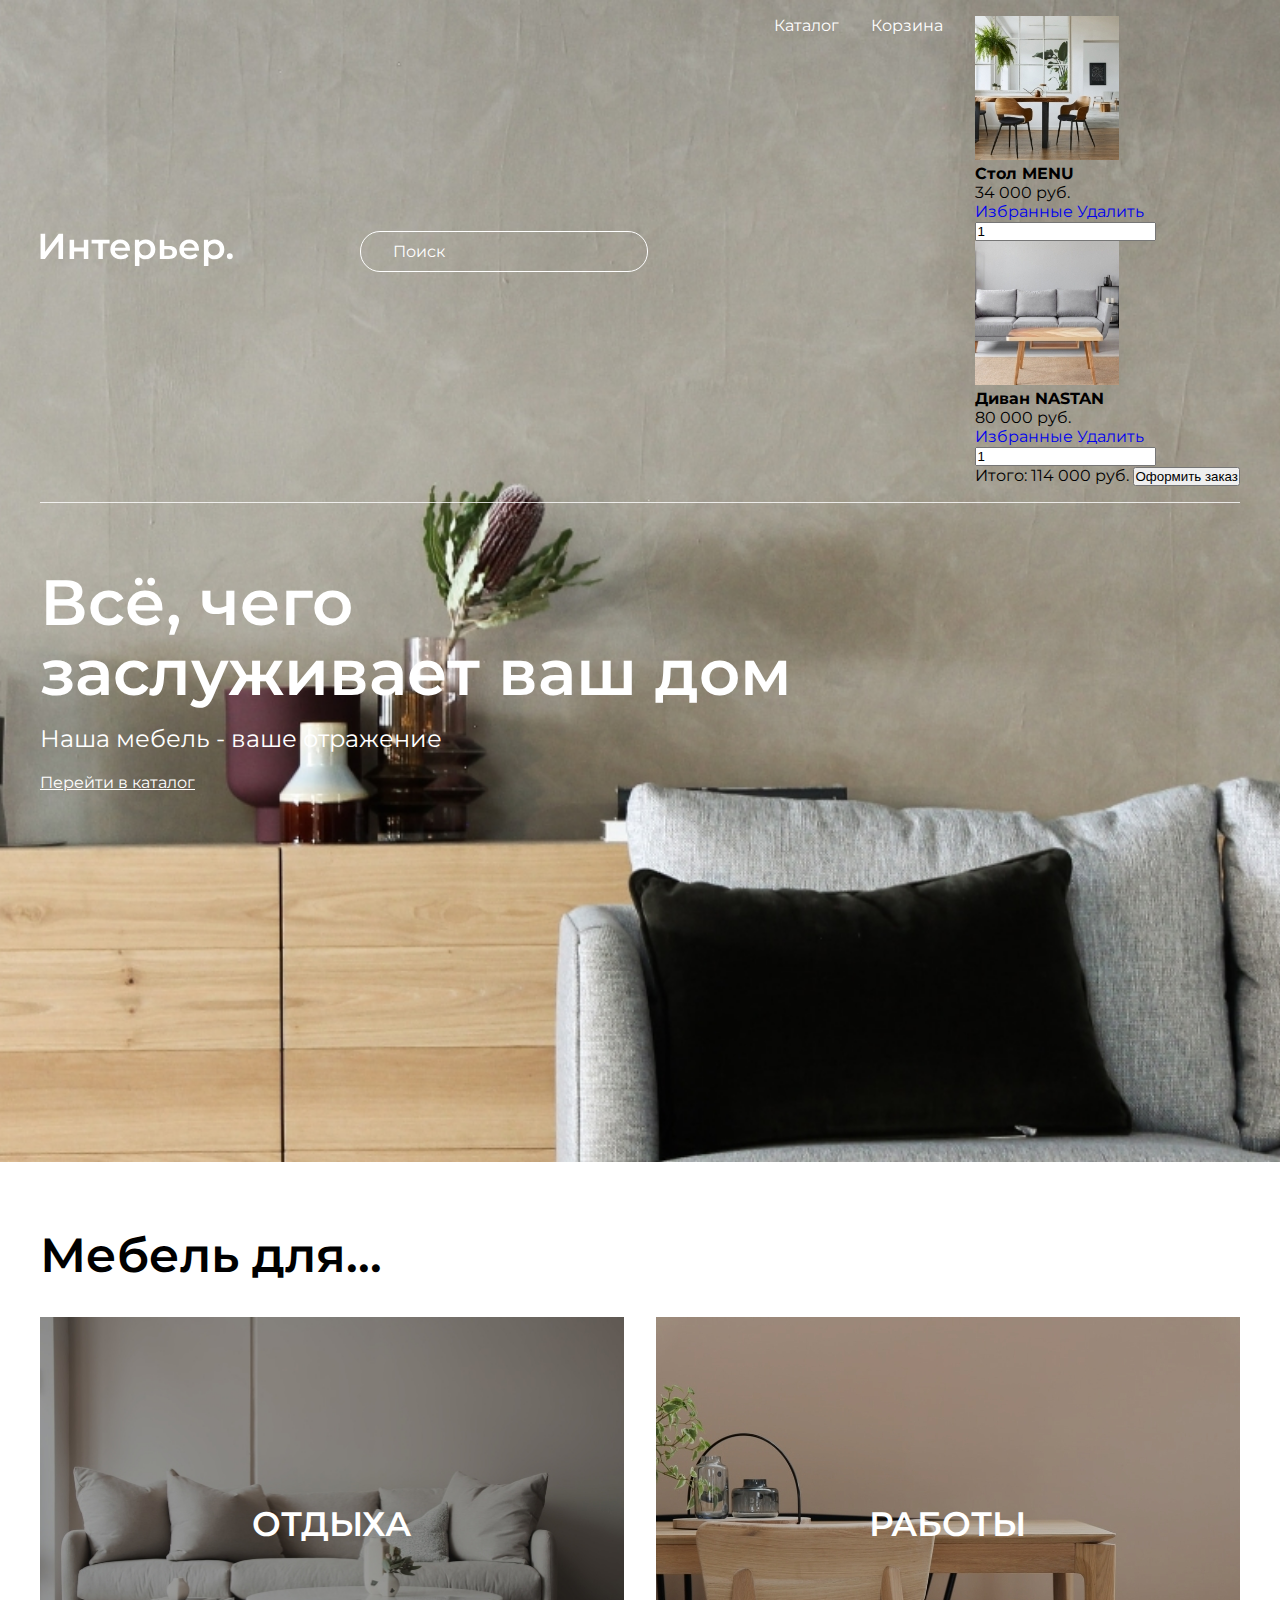
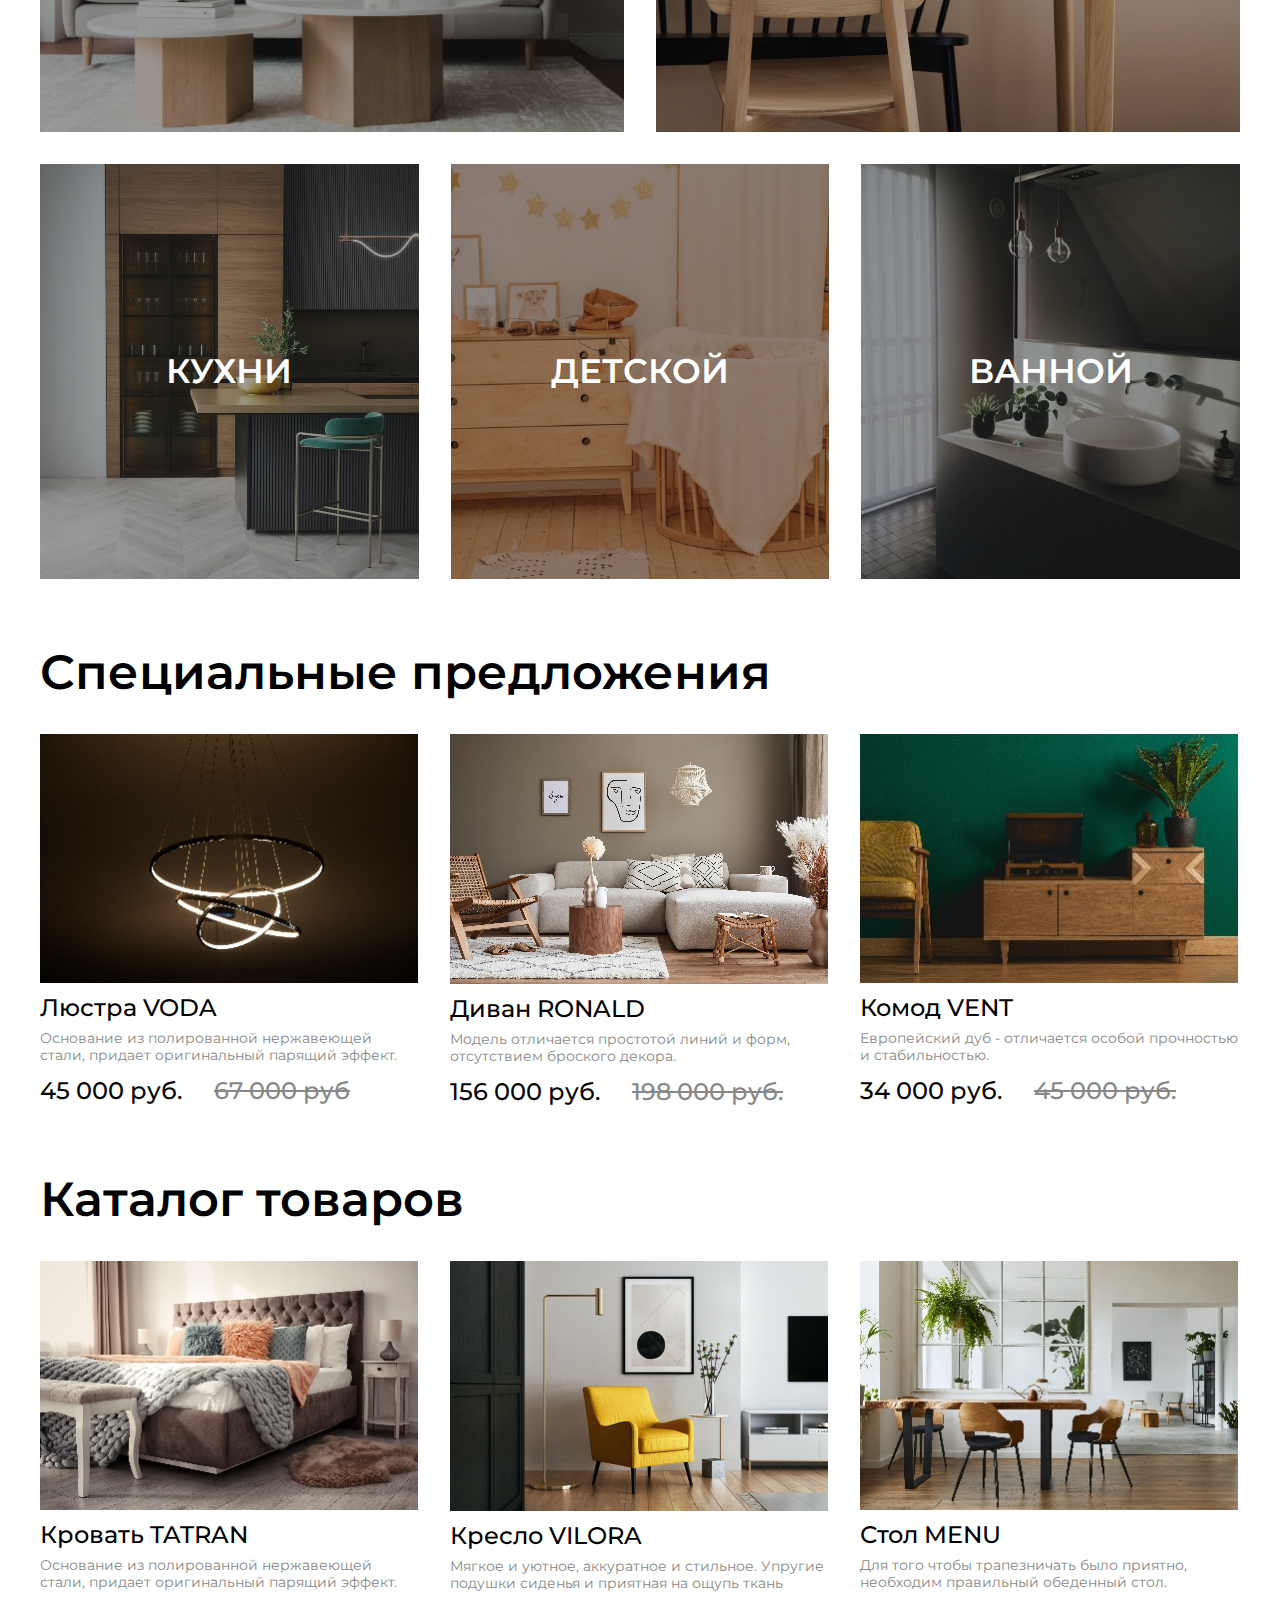
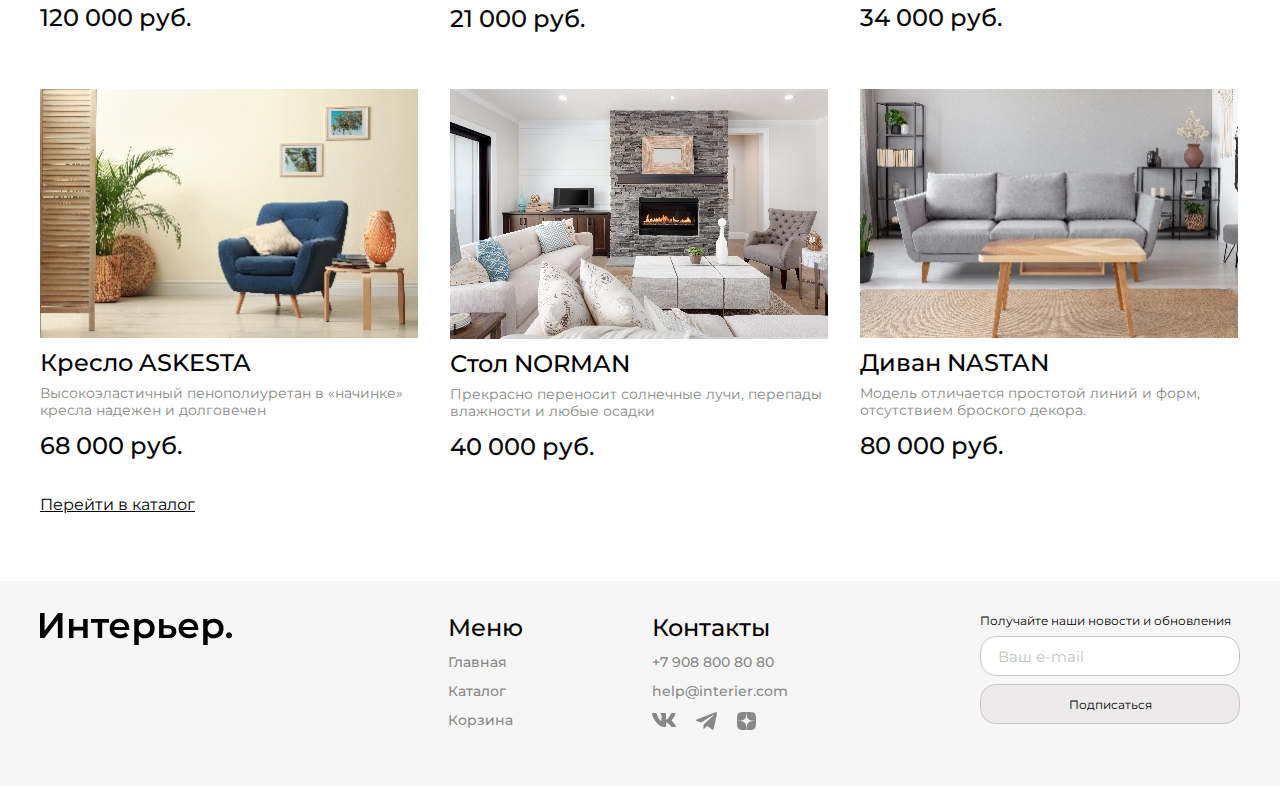
<file: index.html>
<!DOCTYPE html>
<html lang="en">

<head>
    <meta charset="UTF-8">
    <meta name="viewport" content="width=device-width, initial-scale=1.0">
    <title>Document</title>
    <link rel="preconnect" href="https://fonts.googleapis.com">
    <link rel="preconnect" href="https://fonts.gstatic.com" crossorigin>
    <link href="https://fonts.googleapis.com/css2?family=Montserrat:wght@400;500;600;700&family=Poppins:wght@600&display=swap" rel="stylesheet">
    <link rel="stylesheet" href="styles.css">
</head>

<body>
    <div class="top center">
        <header class="header">
            <a class="header__logo" href="index.html"><img class="header__logo-img" src="images/header__logo.svg" alt="Логотип"></a>
            <input class="header__input" type="text" placeholder="Поиск">
            <nav class="header__menu">
                <a class="header__menu-link" href="catalog.html">Каталог</a>
                <span class="header__menu-link">Корзина</span>
                <div class="cart-modal">
                    <div class="cart-modal__content">
                        <div class="cart-modal__item">
                            <div class="cart-modal__item-content">
                                <img class="cart-modal__item-img" src="./images/cart-modal1.jpeg" alt="Стол MENU">
                                <div class="cart-modal__item-info">
                                    <h4 class="cart-modal__item-title">Стол MENU</h4>
                                    <p class="cart-modal__item-price">34 000 руб.</p>
                                    <div class="cart-modal__link-box">
                                        <a class="cart-modal__link" href="#">Избранные</a>
                                        <a class="cart-modal__link" href="#">Удалить</a>
                                    </div>
                                </div>
                            </div>
                            <input class="cart-modal__volume" type="number" value="1" min="1">
                        </div>
                        <div class="cart-modal__border"></div>
                        <div class="cart-modal__item cart-modal__item">
                            <div class="cart-modal__item-content">
                                <img class="cart-modal__item-img" src="./images/cart-modal2.jpeg" alt="Стол MENU">
                                <div class="cart-modal__item-info">
                                    <h4 class="cart-modal__item-title">Диван NASTAN</h4>
                                    <p class="cart-modal__item-price">80 000 руб.</p>
                                    <div class="cart-modal__link-box">
                                        <a class="cart-modal__link" href="#">Избранные</a>
                                        <a class="cart-modal__link" href="#">Удалить</a>
                                    </div>
                                </div>
                            </div>
                            <input class="cart-modal__volume" type="number" value="1" min="1">
                        </div>
                        <div class="cart-modal__order">
                            <span class="cart-modal__amount">Итого:  114 000 руб.</span>
                            <button class="cart-modal__button">Оформить заказ</button>
                        </div>
                    </div>
                </div>
            </nav>
            <div class="menu-mobile">
                <a class="menu-mobile__link" href="#"><img src="images/search.svg" alt="Поиск"></a>
                <a class="menu-mobile__link" href="catalog.html"><img src="images/catalog.svg" alt="Каталог"></a>
                <a class="menu-mobile__link" href="cart.html"><img src="images/cart.svg" alt="Корзина"></a>
            </div>
        </header>
        <section class="content">
            <h1 class="content__title">Всё, чего<br>
                заслуживает ваш дом</h1>
            <p class="content__text">Наша мебель - ваше отражение</p>
            <a class="content__link" href="catalog.html">Перейти в каталог</a>
        </section>
    </div>
    <section class="for-box center">
        <h2 class="heading">Мебель для...</h2>
        <div class="for">
            <div class="for__item for__item_1 for__item_big">ОТДЫХА</div>
            <div class="for__item for__item_2 for__item_big">РАБОТЫ</div>
            <div class="for__item for__item_3">КУХНИ</div>
            <div class="for__item for__item_4">ДЕТСКОЙ</div>
            <div class="for__item for__item_5">ВАННОЙ</div>
        </div>
    </section>
    <section class="product-box center">
        <h2 class="heading">Специальные предложения</h2>
        <div class="product-content">
            <article class="product">
                <img class="product__img" src="images/voda.jpeg" alt="VODA">
                <h3 class="product__name"><a class="product__name-link" href="#">Люстра VODA</a></h3>
                <p class="product__desc">Основание из полированной нержавеющей стали, придает оригинальный парящий
                    эффект.</p>
                <div class="product__price-box">
                    <span class="product__price">45 000 руб.</span>
                    <span class="product__price product__price_sale">67 000 руб</span>
                </div>
            </article>
            <article class="product">
                <img class="product__img" src="images/ronald.jpeg" alt="RONALD">
                <h3 class="product__name"><a class="product__name-link" href="#">Диван RONALD</a></h3>
                <p class="product__desc">Модель отличается простотой линий и форм, отсутствием броского декора.</p>
                <div class="product__price-box">
                    <span class="product__price">156 000 руб.</span>
                    <span class="product__price product__price_sale">198 000 руб.</span>
                </div>
            </article>
            <article class="product">
                <img class="product__img" src="images/vent.jpeg" alt="VENT">
                <h3 class="product__name"><a class="product__name-link" href="#">Комод VENT</a></h3>
                <p class="product__desc">Европейский дуб - отличается особой прочностью и стабильностью.</p>
                <div class="product__price-box">
                    <span class="product__price">34 000 руб.</span>
                    <span class="product__price product__price_sale">45 000 руб.</span>
                </div>
            </article>
        </div>
    </section>
    <section class="product-box center">
        <h2 class="heading">Каталог товаров</h2>
        <div class="product-content">
            <article class="product">
                <img class="product__img" src="images/tatran.jpeg" alt="TATRAN">
                <h3 class="product__name"><a class="product__name-link" href="#">Кровать TATRAN</a></h3>
                <p class="product__desc">Основание из полированной нержавеющей стали, придает оригинальный
                    парящий эффект.</p>
                <div class="product__price-box">
                    <span class="product__price">120 000 руб.</span>
                </div>
            </article>
            <article class="product">
                <img class="product__img" src="images/product1.jpg" alt="VILORA">
                <h3 class="product__name"><a class="product__name-link" href="#">Кресло VILORA</a></h3>
                <p class="product__desc">Мягкое и уютное, аккуратное и стильное. Упругие подушки сиденья и приятная на
                    ощупь ткань</p>
                <div class="product__price-box">
                    <span class="product__price">21 000 руб.</span>
                </div>
            </article>
            <article class="product">
                <img class="product__img" src="images/menu.jpeg" alt="MENU">
                <h3 class="product__name"><a class="product__name-link" href="#">Стол MENU</a></h3>
                <p class="product__desc">Для того чтобы трапезничать было приятно, необходим правильный обеденный стол.
                </p>
                <div class="product__price-box">
                    <span class="product__price">34 000 руб.</span>
                </div>
            </article>
            <article class="product">
                <img class="product__img" src="images/askesta.jpeg" alt="ASKESTA">
                <h3 class="product__name"><a class="product__name-link" href="#">Кресло ASKESTA</a></h3>
                <p class="product__desc">Высокоэластичный пенополиуретан в «начинке» кресла надежен и долговечен</p>
                <div class="product__price-box">
                    <span class="product__price">68 000 руб.</span>
                </div>
            </article>
            <article class="product">
                <img class="product__img" src="images/norman.jpeg" alt="NORMAN">
                <h3 class="product__name"><a class="product__name-link" href="#">Стол NORMAN</a></h3>
                <p class="product__desc">Прекрасно переносит солнечные лучи, перепады влажности и любые осадки</p>
                <div class="product__price-box">
                    <span class="product__price">40 000 руб.</span>
                </div>
            </article>
            <article class="product">
                <img class="product__img" src="images/nastan.jpeg" alt="NASTAN">
                <h3 class="product__name"><a class="product__name-link" href="#">Диван NASTAN</a></h3>
                <p class="product__desc">Модель отличается простотой линий и форм, отсутствием броского декора.</p>
                <div class="product__price-box">
                    <span class="product__price">80 000 руб.</span>
                </div>
            </article>
        </div>
    </section>
    <div class="link-box center">
        <a class="link-box__link" href="catalog.html">Перейти в каталог</a>
    </div>
    <footer class="footer center">
        <div class="footer__logo">
            <a href="index.html"><img src="images/footer__logo.svg" alt="Логотип"></a>
        </div>
        <div class="footer__content">
            <div class="footer__info">
                <nav class="footer__item">
                    <h4 class="footer__menu">Меню</h4>
                    <a class="footer__link" href="index.html">Главная</a>
                    <a class="footer__link" href="catalog.html">Каталог</a>
                    <a class="footer__link" href="cart.html">Корзина</a>
                </nav>
                <div class="footer__item">
                    <h4 class="footer__menu">Контакты</h4>
                    <a class="footer__link" href="tel:+79088008080">+7 908 800 80 80</a>
                    <a class="footer__link" href="mailto:help@interier.com">help@interier.com</a>
                    <div class="footer__icons">
                        <a href="images/vk.svg"><img class="footer__icons-img" src="images/vk.svg" alt="VK"></a>
                        <a href="images/telegram.svg"><img class="footer__icons-img" src="images/telegram.svg" alt="TG"></a>
                        <a href="images/dzen.svg"><img class="footer__icons-img" src="images/dzen.svg" alt="DZ"></a>
                    </div>
                </div>
            </div>
            <form class="footer__form">
                <p class="footer__news">Получайте наши новости и обновления</p>
                <input class="footer__input" type="email" placeholder="Ваш e-mail">
                <button class="footer__button">Подписаться</button>
            </form>
        </div>
    </footer>
    <script>
        const linkEl = document.querySelectorAll('.header__menu-link');
        const modalEl = document.querySelector('.cart-modal');

        linkEl[1].addEventListener('click', () => {
            modalEl.classList.toggle('cart-modal_show');
        });

        const buttonEl = document.querySelector('.cart-modal__button');

        buttonEl.addEventListener('click', () => {
            window.location.href = 'cart.html';
        });
    </script>
</body>

</html>
</file>
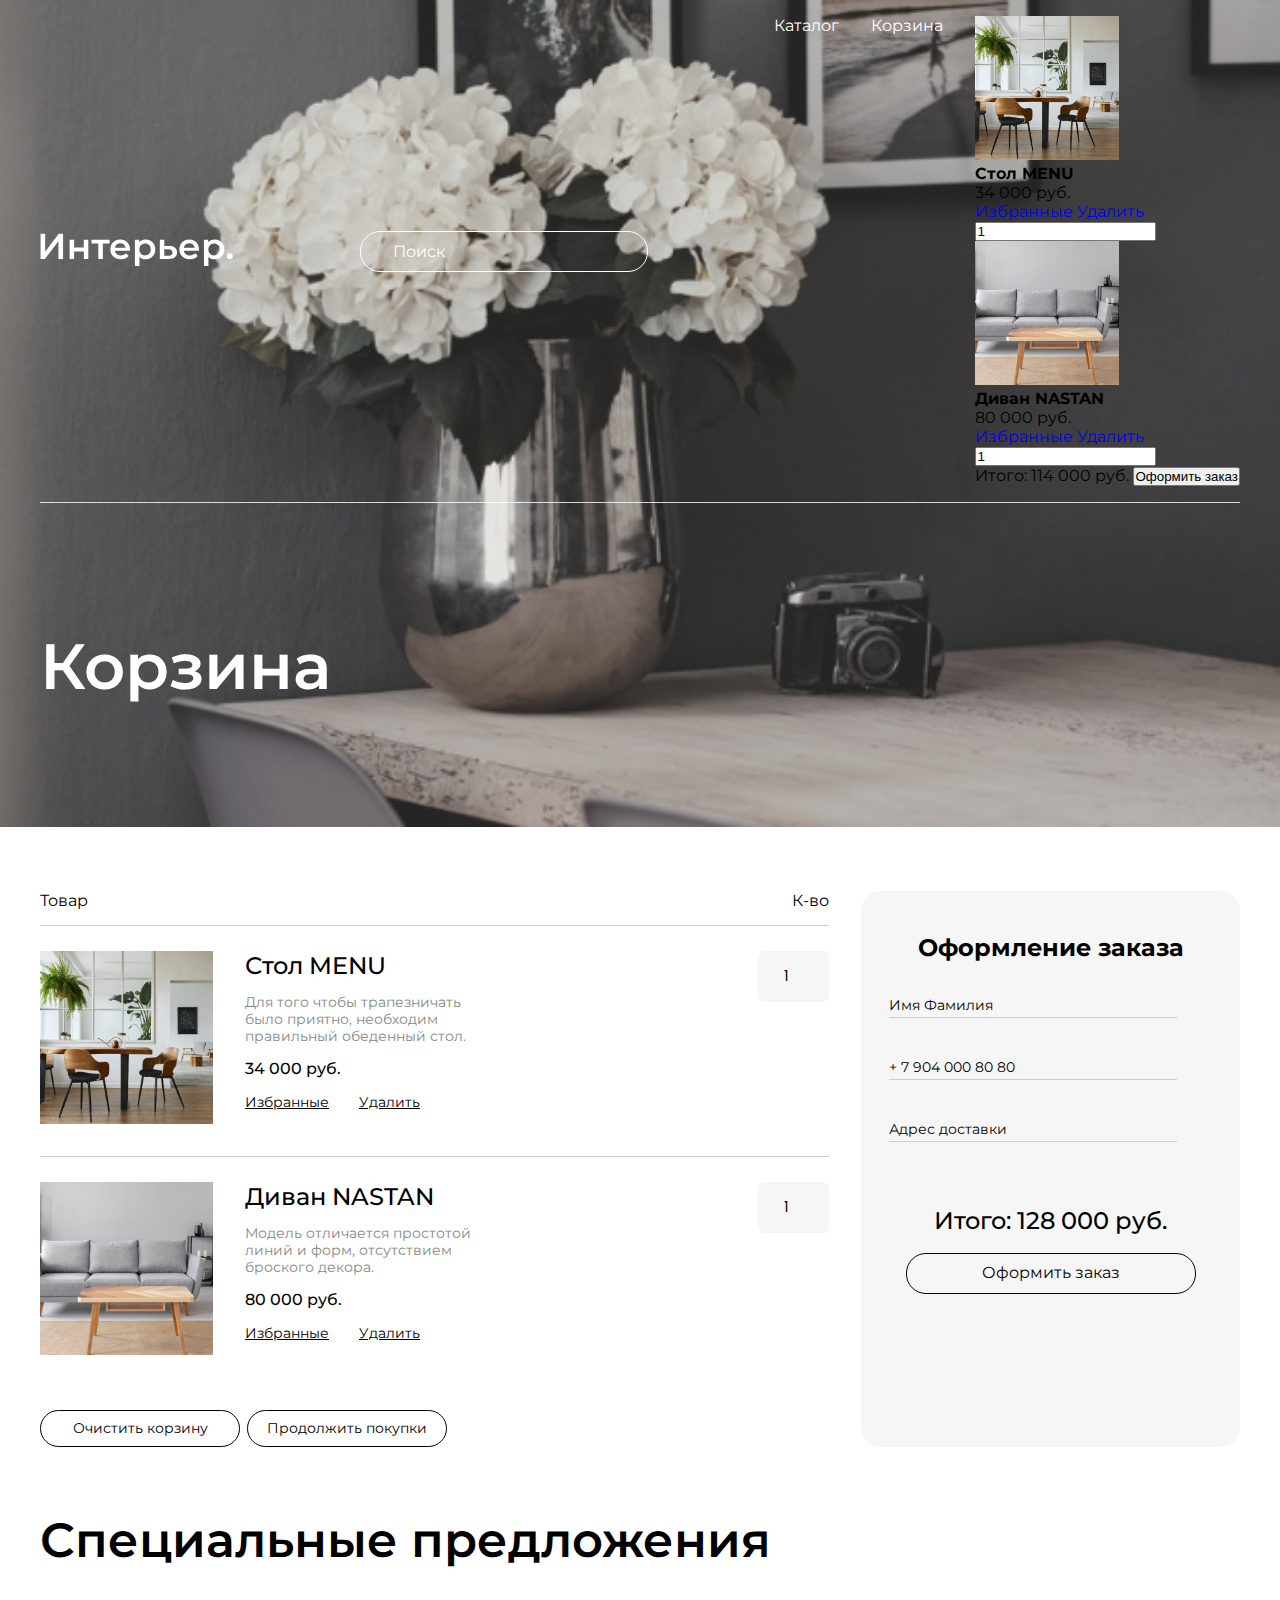
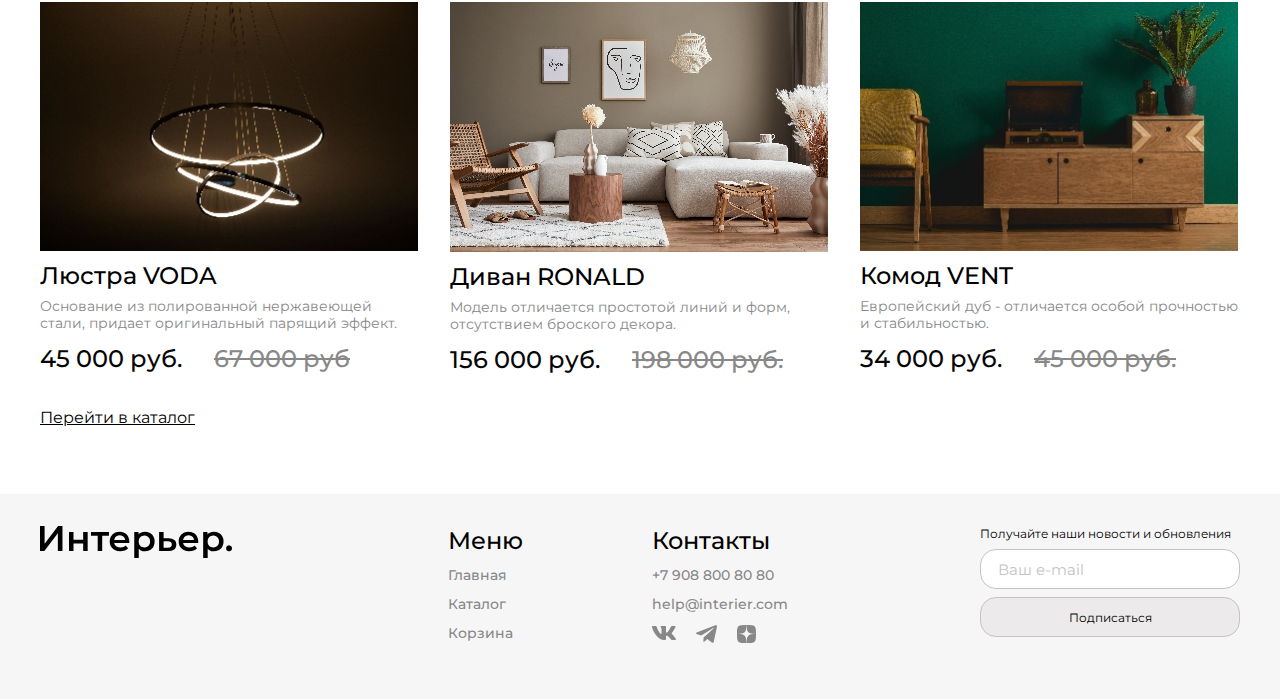
<file: cart.html>
<!DOCTYPE html>
<html lang="en">

<head>
    <meta charset="UTF-8">
    <meta name="viewport" content="width=device-width, initial-scale=1.0">
    <title>Document</title>
    <link rel="preconnect" href="https://fonts.googleapis.com">
    <link rel="preconnect" href="https://fonts.gstatic.com" crossorigin>
    <link href="https://fonts.googleapis.com/css2?family=Montserrat:wght@400;500;600;700&family=Poppins:wght@600&display=swap" rel="stylesheet">
    <link rel="stylesheet" href="styles.css">
</head>

<body>
    <div class="top-cart center">
        <header class="header">
            <a class="header__logo" href="index.html"><img class="header__logo-img" src="images/header__logo.svg" alt="Логотип"></a>
            <input class="header__input" type="text" placeholder="Поиск">
            <nav class="header__menu">
                <a class="header__menu-link" href="catalog.html">Каталог</a>
                <span class="header__menu-link">Корзина</span>
                <div class="cart-modal">
                    <div class="cart-modal__content">
                        <div class="cart-modal__item">
                            <div class="cart-modal__item-content">
                                <img class="cart-modal__item-img" src="./images/cart-modal1.jpeg" alt="Стол MENU">
                                <div class="cart-modal__item-info">
                                    <h4 class="cart-modal__item-title">Стол MENU</h4>
                                    <p class="cart-modal__item-price">34 000 руб.</p>
                                    <div class="cart-modal__link-box">
                                        <a class="cart-modal__link" href="#">Избранные</a>
                                        <a class="cart-modal__link" href="#">Удалить</a>
                                    </div>
                                </div>
                            </div>
                            <input class="cart-modal__volume" type="number" value="1" min="1">
                        </div>
                        <div class="cart-modal__border"></div>
                        <div class="cart-modal__item cart-modal__item">
                            <div class="cart-modal__item-content">
                                <img class="cart-modal__item-img" src="./images/cart-modal2.jpeg" alt="Стол MENU">
                                <div class="cart-modal__item-info">
                                    <h4 class="cart-modal__item-title">Диван NASTAN</h4>
                                    <p class="cart-modal__item-price">80 000 руб.</p>
                                    <div class="cart-modal__link-box">
                                        <a class="cart-modal__link" href="#">Избранные</a>
                                        <a class="cart-modal__link" href="#">Удалить</a>
                                    </div>
                                </div>
                            </div>
                            <input class="cart-modal__volume" type="number" value="1" min="1">
                        </div>
                        <div class="cart-modal__order">
                            <span class="cart-modal__amount">Итого:  114 000 руб.</span>
                            <button class="cart-modal__button">Оформить заказ</button>
                        </div>
                    </div>
                </div>
            </nav>
            <div class="menu-mobile">
                <a class="menu-mobile__link" href="#"><img src="images/search.svg" alt="Поиск"></a>
                <a class="menu-mobile__link" href="catalog.html"><img src="images/catalog.svg" alt="Каталог"></a>
                <a class="menu-mobile__link" href="cart.html"><img src="images/cart.svg" alt="Корзина"></a>
            </div>
        </header>
        <h1 class="top-cart__title">Корзина</h1>
    </div>
    <div class="cart center">
        <div class="cart__content">
            <div>
                <div class="cart__name-box">
                    <p>Товар</p>
                    <p>К-во</p>
                </div>
                <div class="cart__item">
                    <div class="cart__left">
                        <img class="cart__img" src="images/cart1.jpeg" alt="Стол MENU">
                        <div class="cart__info">
                            <h4 class="cart__info-title">Стол MENU</h4>
                            <p class="cart__info-desc">Для того чтобы трапезничать было приятно, необходим правильный обеденный стол.</p>
                            <p class="cart__info-price">34 000 руб.</p>
                            <div class="cart__link-box">
                                <a class="cart__link" href="#">Избранные</a>
                                <a class="cart__link" href="#">Удалить</a>
                            </div>
                        </div>
                    </div>
                    <input class="cart__volume" type="number" value="1" min="1">
                </div>
                <div class="cart__item">
                    <div class="cart__left">
                        <img class="cart__img" src="images/cart2.jpeg" alt="Диван NASTAN">
                        <div class="cart__info">
                            <h4 class="cart__info-title">Диван NASTAN</h4>
                            <p class="cart__info-desc">Модель отличается простотой линий и форм, отсутствием броского декора.</p>
                            <p class="cart__info-price">80 000 руб.</p>
                            <div class="cart__link-box">
                                <a class="cart__link" href="#">Избранные</a>
                                <a class="cart__link" href="#">Удалить</a>
                            </div>
                        </div>
                    </div>
                    <input class="cart__volume" type="number" value="1" min="1">
                </div>
            </div>
            <form class="cart__button-box">
                <button class="cart__button cart__button_clear">Очистить корзину</button>
                <button class="cart__button cart__button_continue">Продолжить покупки</button>
            </form>
        </div>
        <form class="cart__form">
            <h3 class="cart__form-heading">Оформление заказа</h3>
            <div class="cart__input-box">
                <input class="cart__input" type="text" placeholder="Имя Фамилия">
                <input class="cart__input" type="tel" placeholder="+ 7 904 000 80 80">
                <input class="cart__input" type="text" placeholder="Адрес доставки">
            </div>
            <span class="cart__amount">Итого: 128 000 руб.</span>
            <button class="cart__button-order">Оформить заказ</button>
        </form>
    </div>
    <section class="product-box center">
        <h2 class="heading">Специальные предложения</h2>
        <div class="product-content product-content_cart">
            <article class="product">
                <img class="product__img" src="images/voda.jpeg" alt="VODA">
                <h3 class="product__name"><a class="product__name-link" href="#">Люстра VODA</a></h3>
                <p class="product__desc">Основание из полированной нержавеющей стали, придает оригинальный парящий
                    эффект.</p>
                <div class="product__price-box">
                    <span class="product__price">45 000 руб.</span>
                    <span class="product__price product__price_sale">67 000 руб</span>
                </div>
            </article>
            <article class="product">
                <img class="product__img" src="images/ronald.jpeg" alt="RONALD">
                <h3 class="product__name"><a class="product__name-link" href="#">Диван RONALD</a></h3>
                <p class="product__desc">Модель отличается простотой линий и форм, отсутствием броского декора.</p>
                <div class="product__price-box">
                    <span class="product__price">156 000 руб.</span>
                    <span class="product__price product__price_sale">198 000 руб.</span>
                </div>
            </article>
            <article class="product">
                <img class="product__img" src="images/vent.jpeg" alt="VENT">
                <h3 class="product__name"><a class="product__name-link" href="#">Комод VENT</a></h3>
                <p class="product__desc">Европейский дуб - отличается особой прочностью и стабильностью.</p>
                <div class="product__price-box">
                    <span class="product__price">34 000 руб.</span>
                    <span class="product__price product__price_sale">45 000 руб.</span>
                </div>
            </article>
        </div>
    </section>
    <div class="link-box center">
        <a class="link-box__link" href="catalog.html">Перейти в каталог</a>
    </div>
    <footer class="footer center">
        <div class="footer__logo">
            <a href="index.html"><img src="images/footer__logo.svg" alt="Логотип"></a>
        </div>
        <div class="footer__content">
            <div class="footer__info">
                <nav class="footer__item">
                    <h4 class="footer__menu">Меню</h4>
                    <a class="footer__link" href="index.html">Главная</a>
                    <a class="footer__link" href="catalog.html">Каталог</a>
                    <a class="footer__link" href="cart.html">Корзина</a>
                </nav>
                <div class="footer__item">
                    <h4 class="footer__menu">Контакты</h4>
                    <a class="footer__link" href="tel:+79088008080">+7 908 800 80 80</a>
                    <a class="footer__link" href="mailto:help@interier.com">help@interier.com</a>
                    <div class="footer__icons">
                        <a href="images/vk.svg"><img class="footer__icons-img" src="images/vk.svg" alt="VK"></a>
                        <a href="images/telegram.svg"><img class="footer__icons-img" src="images/telegram.svg" alt="TG"></a>
                        <a href="images/dzen.svg"><img class="footer__icons-img" src="images/dzen.svg" alt="DZ"></a>
                    </div>
                </div>
            </div>
            <form class="footer__form">
                <p class="footer__news">Получайте наши новости и обновления</p>
                <input class="footer__input" type="email" placeholder="Ваш e-mail">
                <button class="footer__button">Подписаться</button>
            </form>
        </div>
    </footer>
    <script>
        const linkEl = document.querySelectorAll('.header__menu-link');
        const modalEl = document.querySelector('.cart-modal');

        linkEl[1].addEventListener('click', () => {
            modalEl.classList.toggle('cart-modal_show');
        });

        const buttonEl = document.querySelector('.cart-modal__button');

        buttonEl.addEventListener('click', () => {
            window.location.href = 'cart.html';
        });
    </script>
</body>

</html>
</file>
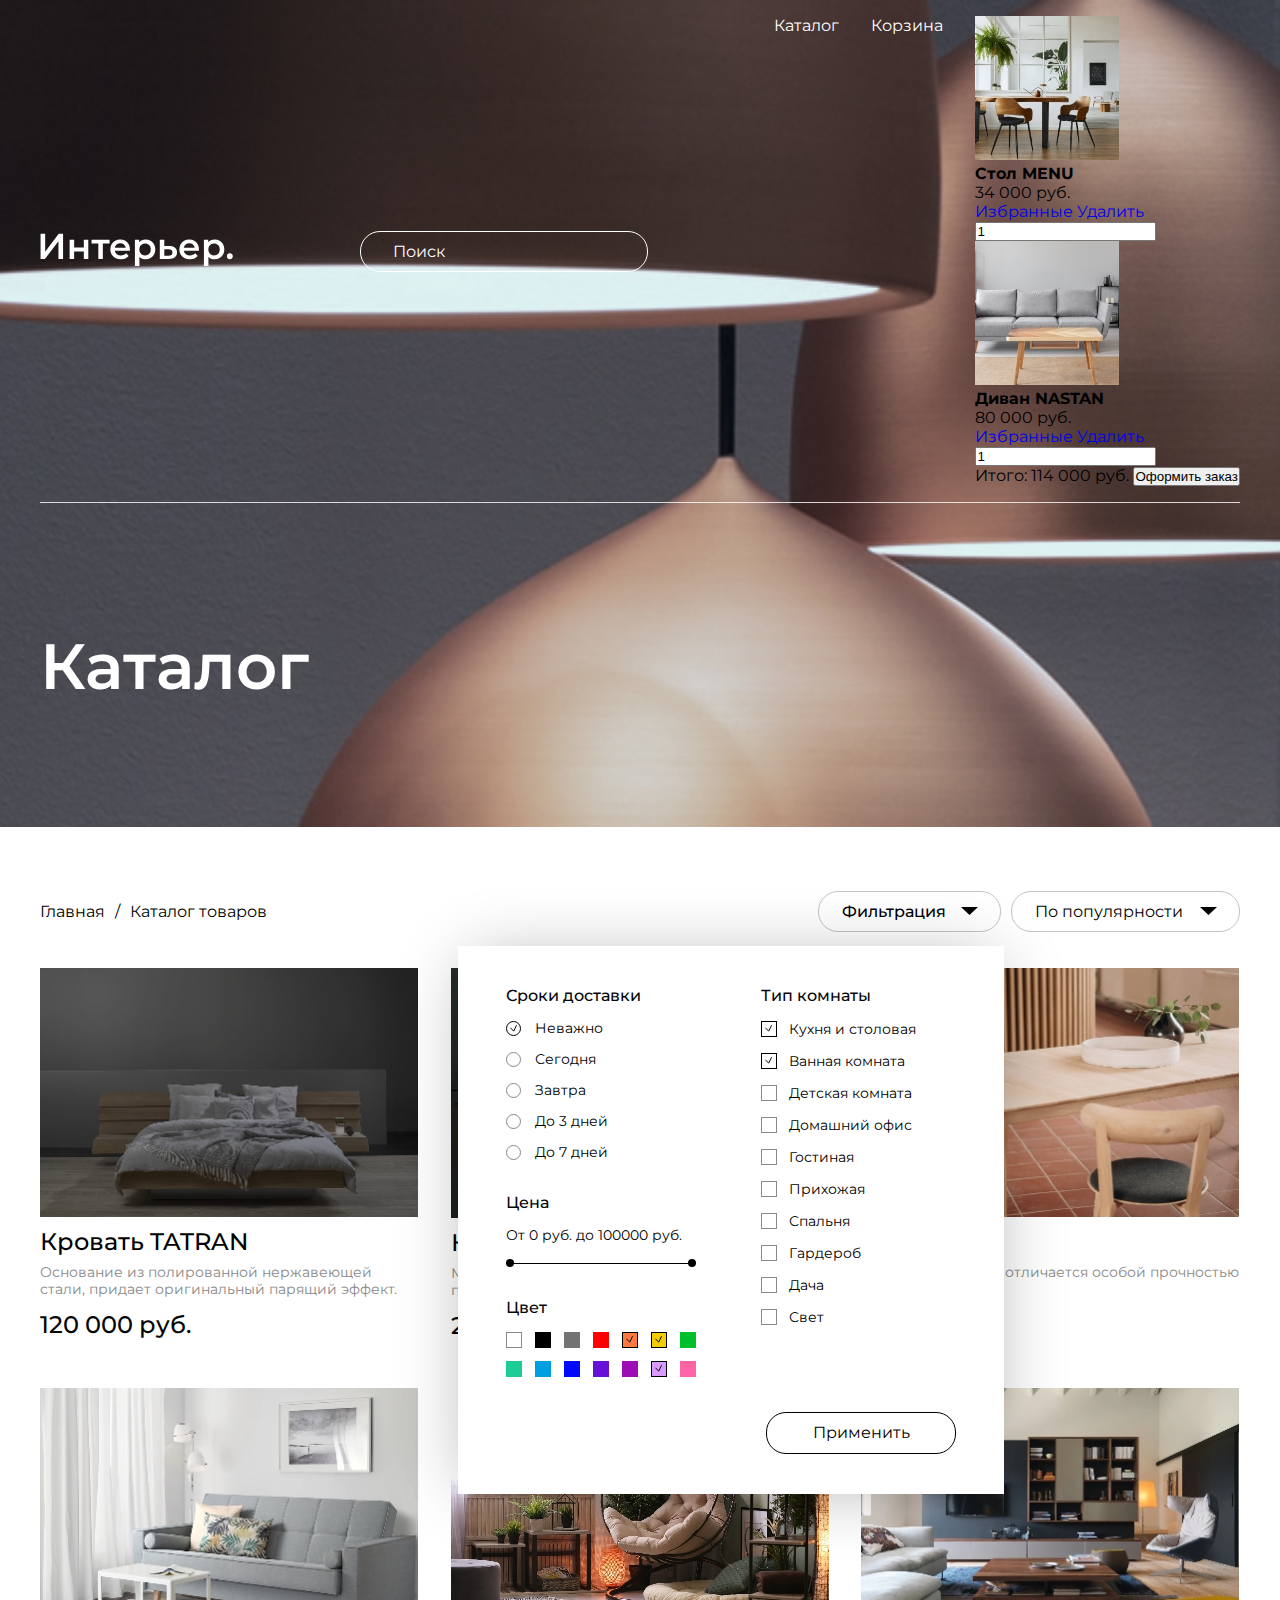
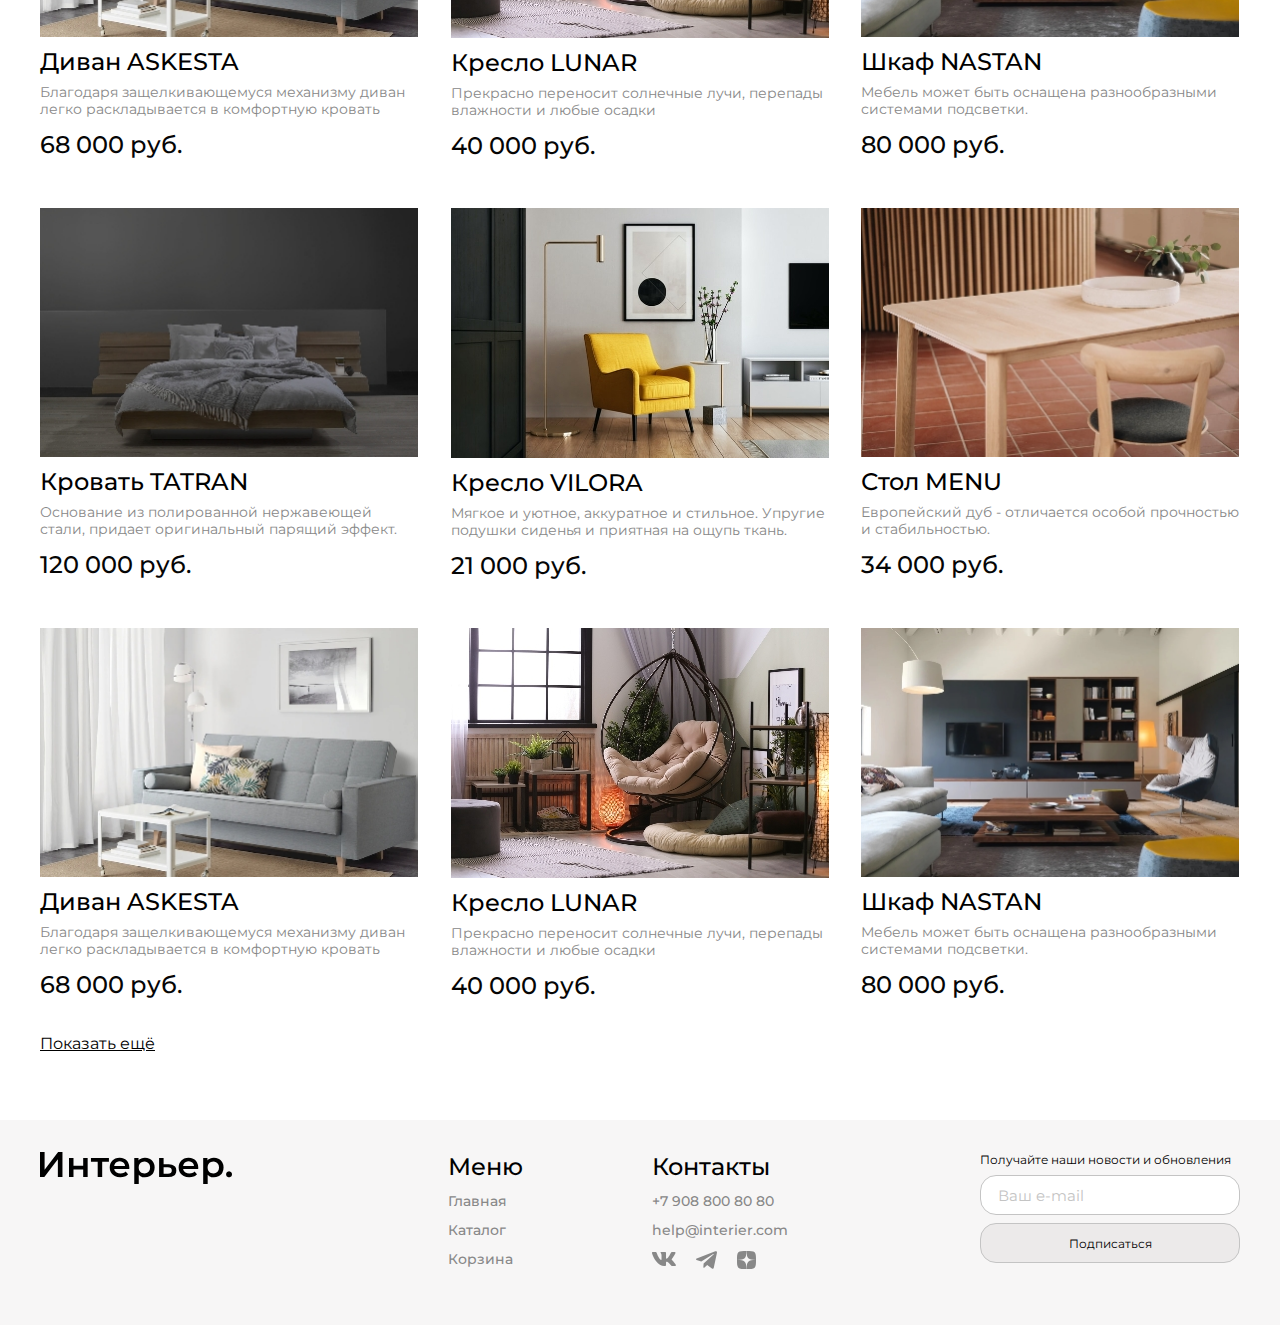
<file: catalog.html>
<!DOCTYPE html>
<html lang="en">

<head>
    <meta charset="UTF-8">
    <meta name="viewport" content="width=device-width, initial-scale=1.0">
    <title>Document</title>
    <link rel="preconnect" href="https://fonts.googleapis.com">
    <link rel="preconnect" href="https://fonts.gstatic.com" crossorigin>
    <link href="https://fonts.googleapis.com/css2?family=Montserrat:wght@400;500;600;700&family=Poppins:wght@600&display=swap" rel="stylesheet">
    <link rel="stylesheet" href="styles.css">
</head>

<body>
    <div class="top-catalog center">
        <header class="header">
            <a class="header__logo" href="index.html"><img class="header__logo-img" src="images/header__logo.svg" alt="Логотип"></a>
            <input class="header__input" type="text" placeholder="Поиск">
            <nav class="header__menu">
                <a class="header__menu-link" href="catalog.html">Каталог</a>
                <span class="header__menu-link">Корзина</span>
                <!-- МОДАЛЬНОЕ ОКНО КОРЗИНЫ -->
                <div class="cart-modal">
                    <div class="cart-modal__content">
                        <div class="cart-modal__item">
                            <div class="cart-modal__item-content">
                                <img class="cart-modal__item-img" src="./images/cart-modal1.jpeg" alt="Стол MENU">
                                <div class="cart-modal__item-info">
                                    <h4 class="cart-modal__item-title">Стол MENU</h4>
                                    <p class="cart-modal__item-price">34 000 руб.</p>
                                    <div class="cart-modal__link-box">
                                        <a class="cart-modal__link" href="#">Избранные</a>
                                        <a class="cart-modal__link" href="#">Удалить</a>
                                    </div>
                                </div>
                            </div>
                            <input class="cart-modal__volume" type="number" value="1" min="1">
                        </div>
                        <div class="cart-modal__border"></div>
                        <div class="cart-modal__item cart-modal__item">
                            <div class="cart-modal__item-content">
                                <img class="cart-modal__item-img" src="./images/cart-modal2.jpeg" alt="Стол MENU">
                                <div class="cart-modal__item-info">
                                    <h4 class="cart-modal__item-title">Диван NASTAN</h4>
                                    <p class="cart-modal__item-price">80 000 руб.</p>
                                    <div class="cart-modal__link-box">
                                        <a class="cart-modal__link" href="#">Избранные</a>
                                        <a class="cart-modal__link" href="#">Удалить</a>
                                    </div>
                                </div>
                            </div>
                            <input class="cart-modal__volume" type="number" value="1" min="1">
                        </div>
                        <div class="cart-modal__order">
                            <span class="cart-modal__amount">Итого:  114 000 руб.</span>
                            <button class="cart-modal__button">Оформить заказ</button>
                        </div>
                    </div>
                </div>
            </nav>
            <div class="menu-mobile">
                <a class="menu-mobile__link" href="#"><img src="images/search.svg" alt="Поиск"></a>
                <a class="menu-mobile__link" href="catalog.html"><img src="images/catalog.svg" alt="Каталог"></a>
                <a class="menu-mobile__link" href="cart.html"><img src="images/cart.svg" alt="Корзина"></a>
            </div>
        </header>
            <h1 class="top-catalog__title">Каталог</h1>
    </div>
    <div class="catalog center">
        <div class="catalog-heading">
            <nav class="catalog-heading__nav">
                <a class="catalog-heading__nav-link" href="index.html">Главная</a>
                <span>/</span>
                <a class="catalog-heading__nav-link" href="catalog.html">Каталог товаров</a>
            </nav>
            <div class="catalog-heading__list">
                    <button class="filter-button button">Фильтрация</button>
                     <!-- ОКНО ФОРМЫ -->
                    <form class="filter-form" action="#" method="get">
                        <div class="filter-form__content">
                                <!-- СРОКИ ДОСТАВКИ / ПЕРЕКЛЮЧАТЕЛЬ -->
                                <fieldset class="filter-form__fieldset">
                                    <legend class="filter-form__legend">Сроки доставки</legend>
                                    <div class="radio">
                                    <input class="radio__input" type="radio" name="time" id="nevermind" value="nevermind" checked><label class="radio__label" for="nevermind">Неважно</label>
                                    </div>
                                    <div class="radio">
                                    <input class="radio__input" type="radio" name="time" id="today" value="today"><label class="radio__label" for="today">Сегодня</label>
                                    </div>
                                    <div class="radio">
                                    <input class="radio__input" type="radio" name="time" id="tomorrow" value="tomorrow"><label class="radio__label" for="tomorrow">Завтра</label>
                                    </div>
                                    <div class="radio">
                                    <input class="radio__input" type="radio" name="time" id="several" value="several"><label class="radio__label" for="several">До 3 дней</label>
                                    </div>
                                    <div class="radio">
                                    <input class="radio__input" type="radio" name="time" id="week" value="week"><label class="radio__label" for="week">До 7 дней</label>
                                    </div>
                                </fieldset>
                                <!-- ДИАПОЗОН ЦЕН / БЕГУНКИ-ПоЛзУнКи -->
                                <fieldset class="filter-form__fieldset">
                                    <legend class="filter-form__legend">Цена</legend>
                                    <div class="range">
                                        <label class="range__label">От 0 руб. до 100000 руб.</label>
                                        <div class="range__input-box">
                                            <input class="range__input" type="range" name="price-range" value="1" min="1" max="100000">
                                            <input class="range__input" type="range" name="price-range" value="100000" min="1" max="100000">
                                        </div>
                                    </div>
                                </fieldset>
                                <!-- ЦВЕТ / ЧЕКБОКСЫ -->
                                <fieldset class="filter-form__fieldset">
                                    <legend class="filter-form__legend">Цвет</legend>
                                    <div class="color-options">
                                        <div class="checkbox color-options__checkbox">
                                            <input class="checkbox__input" type="checkbox" id="white"><label class="checkbox__label checkbox__label_white" for="white"></label>
                                        </div>
                                        <div class="checkbox color-options__checkbox">
                                            <input class="checkbox__input" type="checkbox" id="black"><label class="checkbox__label checkbox__label_black" for="black"></label>
                                        </div>
                                        <div class="checkbox color-options__checkbox">
                                            <input class="checkbox__input" type="checkbox" id="gray"><label class="checkbox__label checkbox__label_gray" for="gray"></label>
                                        </div>
                                        <div class="checkbox color-options__checkbox">
                                            <input class="checkbox__input" type="checkbox" id="red"><label class="checkbox__label checkbox__label_red" for="red"></label>
                                        </div>
                                        <div class="checkbox color-options__checkbox">
                                            <input class="checkbox__input" type="checkbox" id="orange" checked><label class="checkbox__label checkbox__label_orange" for="orange"></label>
                                        </div>
                                        <div class="checkbox color-options__checkbox">
                                            <input class="checkbox__input" type="checkbox" id="yellow" checked><label class="checkbox__label checkbox__label_yellow" for="yellow"></label>
                                        </div>
                                        <div class="checkbox color-options__checkbox">
                                            <input class="checkbox__input" type="checkbox" id="green"><label class="checkbox__label checkbox__label_green" for="green"></label>
                                        </div>
                                        <div class="checkbox color-options__checkbox">
                                            <input class="checkbox__input" type="checkbox" id="teal"><label class="checkbox__label checkbox__label_teal" for="teal"></label>
                                        </div>
                                        <div class="checkbox color-options__checkbox">
                                            <input class="checkbox__input" type="checkbox" id="light-blue"><label class="checkbox__label checkbox__label_light-blue" for="light-blue"></label>
                                        </div>
                                        <div class="checkbox color-options__checkbox">
                                            <input class="checkbox__input" type="checkbox" id="blue"><label class="checkbox__label checkbox__label_blue" for="blue"></label>
                                        </div>
                                        <div class="checkbox color-options__checkbox">
                                            <input class="checkbox__input" type="checkbox" id="purple"><label class="checkbox__label checkbox__label_purple" for="purple"></label>
                                        </div>
                                        <div class="checkbox color-options__checkbox">
                                            <input class="checkbox__input" type="checkbox" id="violet"><label class="checkbox__label checkbox__label_violet" for="violet"></label>
                                        </div>
                                        <div class="checkbox color-options__checkbox">
                                            <input class="checkbox__input" type="checkbox" id="lavender" checked><label class="checkbox__label checkbox__label_lavender" for="lavender"></label>
                                        </div>
                                        <div class="checkbox color-options__checkbox">
                                            <input class="checkbox__input" type="checkbox" id="pink"><label class="checkbox__label checkbox__label_pink" for="pink"></label>
                                        </div>
                                    </div>
                                </fieldset>
                                <!-- ТИП / ЧЕКБОКСЫ -->
                                <fieldset class="filter-form__fieldset filter-form__fieldset_right">
                                    <legend class="filter-form__legend">Тип комнаты</legend>
                                        <div class="checkbox">
                                            <input class="checkbox__input" type="checkbox" id="kitchen" checked><label class="checkbox__label" for="kitchen">Кухня и столовая</label>
                                        </div>
                                        <div class="checkbox">
                                            <input class="checkbox__input" type="checkbox" id="bathroom" checked><label class="checkbox__label" for="bathroom">Ванная комната</label>
                                        </div>
                                        <div class="checkbox">
                                            <input class="checkbox__input" type="checkbox" id="kid-room"><label class="checkbox__label" for="kid-room">Детская комната</label>
                                        </div>
                                        <div class="checkbox">
                                            <input class="checkbox__input" type="checkbox" id="home-office"><label class="checkbox__label" for="home-office">Домашний офис</label>
                                        </div>
                                        <div class="checkbox">
                                            <input class="checkbox__input" type="checkbox" id="living-room"><label class="checkbox__label" for="living-room">Гостиная</label>
                                        </div>
                                        <div class="checkbox">
                                            <input class="checkbox__input" type="checkbox" id="hallway"><label class="checkbox__label" for="hallway">Прихожая</label>
                                        </div>
                                        <div class="checkbox">
                                            <input class="checkbox__input" type="checkbox" id="bedroom"><label class="checkbox__label" for="bedroom">Спальня</label>
                                        </div>
                                        <div class="checkbox">
                                            <input class="checkbox__input" type="checkbox" id="wardrobe"><label class="checkbox__label" for="wardrobe">Гардероб</label>
                                        </div>
                                        <div class="checkbox">
                                            <input class="checkbox__input" type="checkbox" id="cottage"><label class="checkbox__label" for="cottage">Дача</label>
                                        </div>
                                        <div class="checkbox">
                                            <input class="checkbox__input" type="checkbox" id="lighting"><label class="checkbox__label" for="lighting">Свет</label>
                                        </div>
                                </fieldset>
                        </div>
                        <button type="submit" class="filter-form__button button">Применить</button>
                    </form>
                <select class="catalog-heading__order" name="order" id="order">
                    <option value="" selected>По популярности</option>
                    <option value="1">По цене</option>
                    <option value="2">По рейтингу</option>
                </select>
            </div>
        </div>
        <div class="catalog-box">
            <article class="product">
                <img class="product__img" src="images/catalog1.jpeg" alt="TATRAN">
                <h3 class="product__name"><a class="product__name-link" href="#">Кровать TATRAN</a></h3>
                <p class="product__desc">Основание из полированной нержавеющей стали, придает оригинальный парящий эффект.</p>
                <div class="product__price-box">
                    <span class="product__price">120 000 руб.</span>
                </div>
                <div class="product__icon">
                    <img src="images/icon1.svg" alt="Корзина">
                    <img src="images/icon2.svg" alt="Избранное">
                </div>
            </article>
            <article class="product">
                <img class="product__img" src="images/catalog2.jpeg" alt="VILORA">
                <h3 class="product__name"><a class="product__name-link" href="#">Кресло VILORA</a></h3>
                <p class="product__desc">Мягкое и уютное, аккуратное и стильное. Упругие подушки сиденья и приятная на ощупь ткань. </p>
                <div class="product__price-box">
                    <span class="product__price">21 000 руб.</span>
                </div>
                <div class="product__icon">
                    <img src="images/icon1.svg" alt="Корзина">
                    <img src="images/icon2.svg" alt="Избранное">
                </div>
            </article>
            <article class="product">
                <img class="product__img" src="images/catalog3.jpeg" alt="MENU">
                <h3 class="product__name"><a class="product__name-link" href="#">Стол MENU</a></h3>
                <p class="product__desc">Европейский дуб - отличается особой прочностью и стабильностью.</p>
                <div class="product__price-box">
                    <span class="product__price">34 000 руб.</span>
                </div>
                <div class="product__icon">
                    <img src="images/icon1.svg" alt="Корзина">
                    <img src="images/icon2.svg" alt="Избранное">
                </div>
            </article>
            <article class="product">
                <img class="product__img" src="images/catalog4.jpeg" alt="ASKESTA">
                <h3 class="product__name"><a class="product__name-link" href="#">Диван ASKESTA</a></h3>
                <p class="product__desc">Благодаря защелкивающемуся механизму диван легко раскладывается в комфортную кровать</p>
                <div class="product__price-box">
                    <span class="product__price">68 000 руб.</span>
                </div>
                <div class="product__icon">
                    <img src="images/icon1.svg" alt="Корзина">
                    <img src="images/icon2.svg" alt="Избранное">
                </div>
            </article>
            <article class="product">
                <img class="product__img" src="images/catalog5.jpeg" alt="LUNAR">
                <h3 class="product__name"><a class="product__name-link" href="#">Кресло LUNAR</a></h3>
                <p class="product__desc">Прекрасно переносит солнечные лучи, перепады влажности и любые осадки</p>
                <div class="product__price-box">
                    <span class="product__price">40 000 руб.</span>
                </div>
                <div class="product__icon">
                    <img src="images/icon1.svg" alt="Корзина">
                    <img src="images/icon2.svg" alt="Избранное">
                </div>
            </article>
            <article class="product">
                <img class="product__img" src="images/catalog6.jpeg" alt="NASTAN">
                <h3 class="product__name"><a class="product__name-link" href="#">Шкаф NASTAN</a></h3>
                <p class="product__desc">Мебель может быть оснащена разнообразными системами подсветки.</p>
                <div class="product__price-box">
                    <span class="product__price">80 000 руб.</span>
                </div>
                <div class="product__icon">
                    <img src="images/icon1.svg" alt="Корзина">
                    <img src="images/icon2.svg" alt="Избранное">
                </div>
            </article>
            <article class="product">
                <img class="product__img" src="images/catalog1.jpeg" alt="TATRAN">
                <h3 class="product__name"><a class="product__name-link" href="#">Кровать TATRAN</a></h3>
                <p class="product__desc">Основание из полированной нержавеющей стали, придает оригинальный парящий эффект.</p>
                <div class="product__price-box">
                    <span class="product__price">120 000 руб.</span>
                </div>
                <div class="product__icon">
                    <img src="images/icon1.svg" alt="Корзина">
                    <img src="images/icon2.svg" alt="Избранное">
                </div>
            </article>
            <article class="product">
                <img class="product__img" src="images/catalog2.jpeg" alt="VILORA">
                <h3 class="product__name"><a class="product__name-link" href="#">Кресло VILORA</a></h3>
                <p class="product__desc">Мягкое и уютное, аккуратное и стильное. Упругие подушки сиденья и приятная на ощупь ткань. </p>
                <div class="product__price-box">
                    <span class="product__price">21 000 руб.</span>
                </div>
                <div class="product__icon">
                    <img src="images/icon1.svg" alt="Корзина">
                    <img src="images/icon2.svg" alt="Избранное">
                </div>
            </article>
            <article class="product">
                <img class="product__img" src="images/catalog3.jpeg" alt="MENU">
                <h3 class="product__name"><a class="product__name-link" href="#">Стол MENU</a></h3>
                <p class="product__desc">Европейский дуб - отличается особой прочностью и стабильностью.</p>
                <div class="product__price-box">
                    <span class="product__price">34 000 руб.</span>
                </div>
                <div class="product__icon">
                    <img src="images/icon1.svg" alt="Корзина">
                    <img src="images/icon2.svg" alt="Избранное">
                </div>
            </article>
            <article class="product">
                <img class="product__img" src="images/catalog4.jpeg" alt="ASKESTA">
                <h3 class="product__name"><a class="product__name-link" href="#">Диван ASKESTA</a></h3>
                <p class="product__desc">Благодаря защелкивающемуся механизму диван легко раскладывается в комфортную кровать</p>
                <div class="product__price-box">
                    <span class="product__price">68 000 руб.</span>
                </div>
                <div class="product__icon">
                    <img src="images/icon1.svg" alt="Корзина">
                    <img src="images/icon2.svg" alt="Избранное">
                </div>
            </article>
            <article class="product">
                <img class="product__img" src="images/catalog5.jpeg" alt="LUNAR">
                <h3 class="product__name"><a class="product__name-link" href="#">Кресло LUNAR</a></h3>
                <p class="product__desc">Прекрасно переносит солнечные лучи, перепады влажности и любые осадки</p>
                <div class="product__price-box">
                    <span class="product__price">40 000 руб.</span>
                </div>
                <div class="product__icon">
                    <img src="images/icon1.svg" alt="Корзина">
                    <img src="images/icon2.svg" alt="Избранное">
                </div>
            </article>
            <article class="product">
                <img class="product__img" src="images/catalog6.jpeg" alt="NASTAN">
                <h3 class="product__name"><a class="product__name-link" href="#">Шкаф NASTAN</a></h3>
                <p class="product__desc">Мебель может быть оснащена разнообразными системами подсветки.</p>
                <div class="product__price-box">
                    <span class="product__price">80 000 руб.</span>
                </div>
                <div class="product__icon">
                    <img src="images/icon1.svg" alt="Корзина">
                    <img src="images/icon2.svg" alt="Избранное">
                </div>
            </article>
        </div>
        <div class="link-box">
            <a class="link-box__link" href="catalog.html">Показать ещё</a>
        </div>
    </div>
    <footer class="footer center">
        <div class="footer__logo">
            <a href="index.html"><img src="images/footer__logo.svg" alt="Логотип"></a>
        </div>
        <div class="footer__content">
            <div class="footer__info">
                <nav class="footer__item">
                    <h4 class="footer__menu">Меню</h4>
                    <a class="footer__link" href="index.html">Главная</a>
                    <a class="footer__link" href="catalog.html">Каталог</a>
                    <a class="footer__link" href="cart.html">Корзина</a>
                </nav>
                <div class="footer__item">
                    <h4 class="footer__menu">Контакты</h4>
                    <a class="footer__link" href="tel:+79088008080">+7 908 800 80 80</a>
                    <a class="footer__link" href="mailto:help@interier.com">help@interier.com</a>
                    <div class="footer__icons">
                        <a href="images/vk.svg"><img class="footer__icons-img" src="images/vk.svg" alt="VK"></a>
                        <a href="images/telegram.svg"><img class="footer__icons-img" src="images/telegram.svg" alt="TG"></a>
                        <a href="images/dzen.svg"><img class="footer__icons-img" src="images/dzen.svg" alt="DZ"></a>
                    </div>
                </div>
            </div>
            <form class="footer__form">
                <p class="footer__news">Получайте наши новости и обновления</p>
                <input class="footer__input" type="email" placeholder="Ваш e-mail">
                <script src="script.js"></script>
                <button class="footer__button">Подписаться</button>
            </form>
        </div>
    </footer>
    <script>
        const formEl = document.querySelector('.filter-form');
        const filterBtnEl = document.querySelector('.filter-button');

        filterBtnEl.addEventListener('click', () => {
            formEl.classList.toggle('filter-form_show');
        });

        const linkEl = document.querySelectorAll('.header__menu-link');
        const modalEl = document.querySelector('.cart-modal');

        linkEl[1].addEventListener('click', () => {
            modalEl.classList.toggle('cart-modal_show');
        });

        const buttonEl = document.querySelector('.cart-modal__button');

        buttonEl.addEventListener('click', () => {
            window.location.href = 'cart.html';
        });
    </script>
</body>

</html>
</file>
<file: styles.css>
@charset "UTF-8";
* {
  margin: 0;
  padding: 0;
}

/* Убрать нижнее подчеркивание со всех ссылок */
a {
  text-decoration: none;
}

body {
  font-family: "Montserrat", sans-serif;
}

.center {
  padding-left: calc(50% - 600px);
  padding-right: calc(50% - 600px);
}

.top {
  padding-bottom: 367px;
  background-image: url(./images/topback.jpeg);
  background-repeat: no-repeat;
  background-position: center;
  background-size: cover;
}

.header {
  padding-top: 16px;
  padding-bottom: 16px;
  border-bottom: 0.5px solid rgba(255, 255, 255, 0.8);
  display: flex;
  flex-wrap: wrap;
  justify-content: space-between;
  align-items: center;
}
.header__input { /* Текст "поиск" в строке ввода */
  width: 288px;
  height: 41px;
  outline: none;
  box-sizing: border-box;
  border: 1px solid #FFFFFF;
  border-radius: 20px;
  /* прозрачная строка ввода */
  background-color: transparent;
  font: inherit;
  font-weight: 400;
  font-size: 16px;
  padding-left: 32px;
  padding-right: 32px;
  color: #FFFFFF;
}
.header__input::-moz-placeholder {
  color: #FFFFFF;
}
.header__input::placeholder {
  color: #FFFFFF;
}
.header__menu {
  display: flex;
  gap: 32px;
}
.header__menu-link {
  font-weight: 400;
  font-size: 16px;
  line-height: 20px;
  color: #FFFFFF;
}
.header__menu-link:hover {
  text-decoration: underline;
}

.menu-mobile {
  display: none;
}

.content {
  padding-top: 64px;
  display: flex;
  flex-direction: column;
  flex-wrap: wrap;
  gap: 16px;
}
.content__title { /* Всё, чего заслуживает ваш дом */
  font-weight: 600;
  font-size: 64px;
  line-height: 70px;
  color: #FFFFFF;
  text-align: left;
}
.content__text { /* Наша мебель - ваше отражение */
  font-weight: 400;
  font-size: 24px;
  line-height: 32px;
  color: #FFFFFF;
}
.content__link { /* Перейти в каталог (ссылка верхняя) */
  font-weight: 400;
  font-size: 16px;
  line-height: 24px;
  text-decoration-line: underline;
  color: #FFFFFF;
}

.for-box {
  padding-top: 64px;
}

.heading {
  font-weight: 600;
  font-size: 48px;
  line-height: 59px;
  color: #000000;
}

.for {
  padding-top: 32px;
  display: grid;
  gap: 32px;
  grid-template-columns: repeat(12, 1fr);
}
.for__item {
  height: 415px;
  grid-column: span 4;
  color: #FFFFFF;
  font-size: 34px;
  font-weight: 600;
  line-height: 41px;
  display: flex;
  justify-content: center;
  align-items: center;
  transition: 1s ease;
}
.for__item:hover {
  font-size: 38px;
}
.for__item_big {
  grid-column: span 6;
}
.for__item_1 {
  background-image: url(images/for1.jpeg);
  background-repeat: no-repeat;
  background-position: center;
  background-size: cover;
}
.for__item_2 {
  background-image: url(images/for2.jpeg);
  background-repeat: no-repeat;
  background-position: center;
  background-size: cover;
}
.for__item_3 {
  background-image: url(images/for3.jpeg);
  background-repeat: no-repeat;
  background-position: center;
  background-size: cover;
}
.for__item_4 {
  background-image: url(images/for4.jpeg);
  background-repeat: no-repeat;
  background-position: center;
  background-size: cover;
}
.for__item_5 {
  background-image: url(images/for5.jpeg);
  background-repeat: no-repeat;
  background-position: center;
  background-size: cover;
}

.product-box {
  padding-top: 64px;
}

.product-content {
  margin-top: 32px;
  display: flex;
  -moz-column-gap: 32px;
       column-gap: 32px;
  row-gap: 56px;
  flex-wrap: wrap;
}

.product {
  max-width: 378px;
  display: flex;
  flex-direction: column;
  position: relative;
}
.product__img {
  width: 100%;
}
.product__name {
  font-weight: 500;
  font-size: 24px;
  line-height: 29px;
  margin-top: 10px;
  margin-bottom: 8px;
  color: #000000;
}
.product__name-link {
  color: #000000;
}
.product__desc {
  font-weight: 400;
  font-size: 14px;
  line-height: 17px;
  margin-bottom: 12px;
  color: rgb(136, 136, 136);
}
.product__price-box {
  display: flex;
  gap: 32px;
}
.product__price {
  font-weight: 500;
  font-size: 24px;
  line-height: 29px;
  color: #050505;
}
.product__price_sale {
  text-decoration: line-through;
  color: #888888;
}

.link-box {
  margin-top: 32px;
  margin-bottom: 64px;
}
.link-box__link { /* свойства для нижней ссылки "Перейти в каталог" для ссылки внутри блока с классом .link-box */
  font-weight: 400;
  font-size: 16px;
  line-height: 24px;
  text-decoration-line: underline;
  color: #000000;
}

.footer {
  /* height: 207px; */
  padding-top: 32px;
  padding-bottom: 52px;
  background-color: rgb(247, 246, 246);
  display: flex;
  flex-direction: row;
  flex-wrap: wrap;
  justify-content: space-between;
  /* Меню и контакты */
  /* Все ссылки (за исключением навигации) */
  /* Добавление подчеркивания у ссылок при наведении курсора */
  /* Стилизация иконок */
}
.footer__content {
  display: flex;
  flex-direction: row;
  gap: 192px;
}
.footer__info {
  display: flex;
  gap: 129px;
}
.footer__item {
  display: flex;
  flex-direction: column;
  flex-wrap: wrap;
  row-gap: 12px;
}
.footer__menu {
  font-weight: 500;
  font-size: 24px;
  line-height: 29px;
  color: #000000;
}
.footer__link {
  font-weight: 500;
  font-size: 14px;
  line-height: 17px;
  color: #888888;
}
.footer__link:hover {
  text-decoration: underline;
}
.footer__icons {
  display: flex;
  flex-wrap: wrap;
  gap: 20px;
}
.footer__icons-img {
  transition: 1s;
}
.footer__icons-img:hover {
  transform: scale(1.5);
}
.footer__form {
  display: flex;
  flex-direction: column;
  row-gap: 8px;
}
.footer__news {
  font-size: 12px;
  font-weight: 400;
  line-height: 15px;
  color: #000000;
}
.footer__input {
  width: 260px;
  height: 40px;
  background: #FFFFFF;
  border: 1px solid rgb(196, 196, 196);
  box-sizing: border-box;
  border-radius: 16px;
  font: inherit;
  font-weight: normal;
  font-size: 15px;
  line-height: 18px;
  color: #c4c4c4;
  padding-left: 17px;
  padding-right: 17px;
  outline: none;
}
.footer__input::-moz-placeholder {
  color: rgb(196, 196, 196);
}
.footer__input::placeholder {
  color: rgb(196, 196, 196);
}
.footer__button {
  width: 260px;
  height: 40px;
  background-color: rgba(222, 215, 215, 0.41);
  border: 1px solid rgb(196, 196, 196);
  box-sizing: border-box;
  border-radius: 16px;
  font: inherit;
  font-size: 12px;
  line-height: 15px;
  color: #000000;
  transition: 1s;
}
.footer__button:hover {
  background-color: #000000;
  color: #FFFFFF;
}

.top-catalog {
  padding-bottom: 126px;
  background-image: url(./images/catalogback.jpeg);
  background-repeat: no-repeat;
  background-position: center;
  background-size: cover;
}
.top-catalog__title {
  font-weight: 600;
  font-size: 64px;
  line-height: 70px;
  color: #FFFFFF;
  padding-top: 128px;
}

.catalog {
  padding-top: 64px;
}

.catalog-heading {
  margin-bottom: 36px;
  display: flex;
  flex-direction: row;
  justify-content: space-between;
  align-items: center;
}
.catalog-heading__nav {
  display: flex;
  flex-flow: row wrap;
  gap: 10px;
}
.catalog-heading__nav-link {
  color: #000000;
}
.catalog-heading__nav-link:hover {
  text-decoration-line: underline;
}
.catalog-heading__list {
  display: flex;
  flex-direction: row;
  gap: 10px;
  position: relative;
}
.catalog-heading__order {
  -webkit-appearance: none;
  font: inherit;
  cursor: pointer;
  outline: none;
  box-sizing: border-box;
  border: 1px solid #000000;
  border-radius: 20px;
  min-height: 40px;
  padding-left: 23px;
  padding-right: 56px;
  border-color: rgb(196, 196, 196);
  background-color: rgb(255, 255, 255);
  font-weight: 400;
  font-size: 16px;
  background-image: url(images/polygon.svg);
  background-repeat: no-repeat;
  background-position: right 22px center;
  color: #000000;
  transition: 1s;
}
.catalog-heading__order:hover {
  border-color: #000000;
}

.catalog-box {
  display: grid;
  grid-template-columns: repeat(3, 1fr);
  row-gap: 48px;
  -moz-column-gap: 32px;
       column-gap: 32px;
}

.product__icon {
  position: absolute;
  top: 11px;
  right: 12px;
  opacity: 0;
  transition: opacity 0.3s ease;
  display: flex;
  flex-flow: row wrap;
  gap: 20px;
}
.product:hover .product__icon {
  opacity: 1;
}

.top-cart {
  padding-bottom: 126px;
  background-image: url(images/cartback.jpeg);
  background-repeat: no-repeat;
  background-position: center;
  background-size: cover;
}
.top-cart__title {
  padding-top: 128px;
  color: #FFFFFF;
  font-size: 64px;
  font-weight: 600;
  line-height: 70px;
}

.cart {
  margin-top: 64px;
  display: grid;
  grid-template-columns: repeat(12, 1fr);
  gap: 32px;
}
.cart__content {
  grid-column: span 8;
  display: flex;
  flex-direction: column;
  flex-wrap: wrap;
  justify-content: space-between;
}
.cart__name-box {
  padding-bottom: 14px;
  display: flex;
  flex-flow: row wrap;
  justify-content: space-between;
  color: #000000;
  font-size: 16px;
  font-weight: 400;
  line-height: 20px;
}
.cart__item {
  padding-top: 25px;
  padding-bottom: 32px;
  border-top: 0.5px solid rgb(202, 205, 216);
  display: flex;
  flex-flow: row wrap;
  justify-content: space-between;
  align-items: flex-start;
}
.cart__left {
  display: flex;
  flex-flow: row wrap;
  gap: 32px;
}
.cart__info {
  max-width: 253px;
  display: flex;
  flex-flow: column wrap;
  gap: 14px;
}
.cart__info-title {
  font-weight: 500;
  font-size: 24px;
  line-height: 29px;
  color: #000000;
}
.cart__info-desc {
  color: rgb(136, 136, 136);
  font-size: 14px;
  font-weight: 400;
  line-height: 17px;
}
.cart__info-price {
  color: rgb(5, 5, 5);
  font-size: 16px;
  font-weight: 500;
  line-height: 20px;
}
.cart__link-box {
  font-size: 14px;
  font-weight: 400;
  text-decoration-line: underline;
  display: flex;
  flex-direction: row;
  flex-wrap: wrap;
  gap: 30px;
}
.cart__link {
  color: #000000;
}
.cart__volume {
  width: 71px;
  height: 51px;
  background: rgb(247, 246, 246);
  border: none;
  outline: none;
  border-radius: 6px;
  color: #000000;
  font-family: "Poppins", sans-serif;
  font-weight: 400;
  font-size: 14px;
  text-align: center;
}
.cart__volume::-webkit-inner-spin-button {
  cursor: pointer;
}
.cart__button-box {
  display: flex;
  flex-direction: row;
  flex-wrap: wrap;
  gap: 7px;
}
.cart__button {
  margin-top: 18px;
  width: 200px;
  height: 37px;
  box-sizing: border-box;
  border: 1px solid #000000;
  border-radius: 50px;
  background-color: transparent;
  font: inherit;
  color: #000000;
  font-size: 14px;
  font-weight: 400;
  line-height: 17px;
  transition: 1s;
}
.cart__button:hover {
  background-color: #000000;
  color: #FFFFFF;
}
.cart__form {
  height: 556px;
  grid-column: span 4;
  border-radius: 20px;
  background: rgb(247, 246, 246);
  display: flex;
  flex-wrap: wrap;
  flex-direction: column;
  align-items: center;
}
.cart__form-heading {
  margin-top: 42px;
  margin-bottom: 35px;
  color: #000000;
  font-size: 24px;
  font-weight: 700;
  line-height: 29px;
}
.cart__input-box {
  width: 288px;
  padding-left: 28px;
  display: flex;
  flex-flow: column wrap;
  gap: 41.5px;
  align-self: flex-start;
}
.cart__input {
  font: inherit;
  font-size: 14px;
  font-weight: 400;
  line-height: 17px;
  border: none;
  background-color: transparent;
  padding-bottom: 2.5px;
  border-bottom: 1px solid rgb(202, 205, 216);
  outline: none;
}
.cart__input::-moz-placeholder {
  color: #000000;
}
.cart__input::placeholder {
  color: #000000;
}
.cart__amount {
  margin-top: 64px;
  font-weight: 500;
  font-size: 24px;
  line-height: 29px;
  color: #000000;
}
.cart__button-order {
  margin-top: 18px;
  width: 290px;
  height: 41px;
  box-sizing: border-box;
  border: 1px solid rgb(4, 4, 4);
  border-radius: 20px;
  background-color: transparent;
  font: inherit;
  color: #000000;
  font-size: 16px;
  font-weight: 400;
  line-height: 20px;
  animation-name: flashing;
  animation-duration: 1.5s;
  animation-iteration-count: infinite;
  animation-direction: alternate;
}
.cart__button-order:hover {
  animation-name: none;
}

@keyframes flashing {
  from {
    transform: scale(1);
    background-color: transparent;
    color: #000000;
  }
  to {
    transform: scale(1.05);
    background-color: #000000;
    color: #FFFFFF;
  }
}
/* Общий стиль для кнопок */
.button {
  font: inherit;
  box-sizing: border-box;
  border: 1px solid #000000;
  border-radius: 20px;
  min-height: 40px;
  padding: 10px 23px;
  background-color: rgb(255, 255, 255);
  cursor: pointer;
}

/* Кнопка фильтрации */
.filter-button {
  border-color: rgb(196, 196, 196); /* Цвет рамки изменен со стандарта на серый*/
  font-size: 16px;
  font-weight: 500;
  padding-left: 23px;
  padding-right: 54px;
  text-align: start;
  background-image: url(images/polygon.svg);
  background-repeat: no-repeat;
  background-position: right 22px center;
  color: #000000;
  transition: 1s;
}
.filter-button:hover {
  border-color: #000000;
}

.filter-form {
  position: absolute;
  top: calc(100% + 14px);
  left: -360px;
  display: flex;
  flex-direction: column;
  align-items: flex-start;
  gap: 36px;
  padding: 40px 48px;
  background-color: rgb(255, 255, 255);
  box-shadow: 0px 4px 67px -12px rgba(0, 0, 0, 0.32);
  z-index: 1;
}
.filter-form__content {
  min-width: 448px;
  max-height: 392px;
  display: flex;
  flex-flow: column wrap;
  gap: 32px 65px;
}
.filter-form__fieldset {
  display: flex;
  flex-direction: column;
  gap: 14px;
  padding: 0px;
  border: none;
}
.filter-form__fieldset_right {
  padding-right: 40px;
}
.filter-form__legend {
  font-size: 16px;
  color: rgb(5, 5, 5);
  font-weight: 500;
  line-height: 20px;
  margin-bottom: 14px;
}
.filter-form__button {
  align-self: flex-end;
  max-width: 190px;
  width: 100%;
  color: #000000;
  font-size: 16px;
  font-weight: 400;
  line-height: 20px;
  transition: 1s;
}
.filter-form__button:hover {
  background-color: #000000;
  color: #FFFFFF;
}

/* СРОК ДАВНОСТИ / ПЕРЕКЛЮЧАТЕЛЬ */
.radio {
  display: flex;
  align-items: center;
  gap: 14px;
}
.radio__input {
  -webkit-appearance: none;
     -moz-appearance: none;
          appearance: none;
  border: 1px solid rgb(136, 136, 136);
  border-radius: 50%;
  background-color: rgb(255, 255, 255);
  width: 15px;
  height: 15px;
  cursor: pointer;
}
.radio__input:checked {
  border-color: #000000;
  background-image: url(images/check.svg);
  background-repeat: no-repeat;
  background-position: center;
}
.radio__label {
  display: flex;
  align-items: center;
  color: #000000;
  font-size: 14px;
  font-weight: 400;
  line-height: 17px;
  cursor: pointer;
}

/* ПОЛЗУНКИ / БЕГУНКИ */
.range {
  display: flex;
  flex-flow: column wrap;
  gap: 14px;
}
.range__label {
  color: #000000;
  font-size: 14px;
  font-weight: 400;
  line-height: 17px;
}
.range__input-box {
  position: relative;
  display: inline-block;
  height: 8px;
}
.range__input {
  overflow: hidden;
  outline: none;
  width: 190px;
  height: 10px;
  position: absolute;
  left: 0;
  -webkit-appearance: none;
}
.range__input::-webkit-slider-runnable-track {
  -webkit-appearance: none;
  height: 1px;
  background-color: #000000;
}
.range__input::-webkit-slider-thumb {
  -webkit-appearance: none;
  position: relative;
  width: 8px;
  height: 8px;
  border-radius: 50%;
  background: #000000;
  margin-top: -4px;
  cursor: pointer;
  z-index: 1;
}
.range__input::-webkit-slider-thumb:active {
  cursor: grabbing; /* Эффект захвата при зажатии бегунка */
}
.range__input:nth-child(1)::-webkit-slider-thumb {
  z-index: 2;
}

/* ЦВЕТОВЫЕ ЧЕКБОКСЫ */
.color-options {
  display: flex;
  flex-flow: row wrap;
  max-width: 190px;
  gap: 14px;
}
.color-options__checkbox {
  width: 15px;
  height: 15px;
}

.checkbox {
  display: flex;
  align-items: center;
  gap: 14px;
}
.checkbox__input {
  display: none;
}
.checkbox__input:checked + .checkbox__label::before {
  border-color: #000000;
  background-image: url(images/check.svg);
  background-repeat: no-repeat;
  background-position: center;
}
.checkbox__input:checked + .checkbox__label_black::before { /* белая галочка для черного фона */
  border-color: #000000;
  background-image: url(images/check-white.svg);
  background-size: 7px 7px;
  background-repeat: no-repeat;
  background-position: center;
}
.checkbox__input:checked + .checkbox__label_blue::before { /* белая галочка для синего фона */
  border-color: #000000;
  background-image: url(images/check-white.svg);
  background-size: 7px 7px;
  background-repeat: no-repeat;
  background-position: center;
}
.checkbox__input:checked + .checkbox__label_purple::before { /* белая галочка для пурпурного фона */
  border-color: #000000;
  background-image: url(images/check-white.svg);
  background-size: 7px 7px;
  background-repeat: no-repeat;
  background-position: center;
}
.checkbox__label {
  display: flex;
  align-items: center;
  cursor: pointer;
  position: relative;
  padding-left: 28px;
  font-size: 14px;
}
.checkbox__label::before {
  content: "";
  display: inline-block;
  width: 14px;
  height: 14px;
  border: 1px solid rgb(136, 136, 136);
  position: absolute;
  left: 0;
  background-color: rgb(255, 255, 255);
}
.checkbox__label_white::before {
  background-color: rgb(255, 255, 255);
}
.checkbox__label_black::before {
  background-color: rgb(0, 0, 0);
  border-color: rgb(0, 0, 0);
}
.checkbox__label_gray::before {
  background-color: rgb(115, 115, 115);
  border-color: rgb(115, 115, 115);
}
.checkbox__label_red::before {
  background-color: rgb(255, 0, 0);
  border-color: rgb(255, 0, 0);
}
.checkbox__label_orange::before {
  background-color: rgb(255, 122, 65);
  border-color: rgb(255, 122, 65);
}
.checkbox__label_yellow::before {
  background-color: rgb(242, 203, 1);
  border-color: rgb(242, 203, 1);
}
.checkbox__label_green::before {
  background-color: rgb(0, 191, 42);
  border-color: rgb(0, 191, 42);
}
.checkbox__label_teal::before {
  background-color: rgb(28, 204, 151);
  border-color: rgb(28, 204, 151);
}
.checkbox__label_light-blue::before {
  background-color: rgb(0, 159, 227);
  border-color: rgb(0, 159, 227);
}
.checkbox__label_blue::before {
  background-color: rgb(0, 10, 248);
  border-color: rgb(0, 10, 248);
}
.checkbox__label_purple::before {
  background-color: rgb(103, 16, 214);
  border-color: rgb(103, 16, 214);
}
.checkbox__label_violet::before {
  background-color: rgb(157, 13, 181);
  border-color: rgb(157, 13, 181);
}
.checkbox__label_lavender::before {
  background-color: rgb(216, 154, 255);
  border-color: rgb(216, 154, 255);
}
.checkbox__label_pink::before {
  background-color: rgb(255, 101, 166);
  border-color: rgb(255, 101, 166);
}

@media (max-width: 1024px) {
  .center {
    padding-left: calc(50% - 393px);
    padding-right: calc(50% - 393px);
  }
  .for__item {
    height: 268px;
  }
  .for__item_big {
    height: 265px;
  }
  .product-content {
    -moz-column-gap: 29px;
         column-gap: 29px;
    row-gap: 38px;
  }
  .product-content_cart {
    row-gap: 30px;
  }
  .link-box {
    margin-top: 40px;
  }
  .footer__logo {
    display: none;
  }
  .catalog-box {
    grid-template-columns: repeat(2, 1fr);
    gap: 30px;
  }
  .cart {
    grid-template-columns: repeat(8, 1fr);
    row-gap: 64px;
  }
  .cart__button_continue {
    background-color: #000000;
    color: #FFFFFF;
  }
  .cart__form {
    max-width: 376px;
  }
  .product-box {
    padding-top: 3rem;
  }
}
@media (min-width: 768px) and (max-width: 833px) {
  .center {
    padding-left: 24px;
    padding-right: 24px;
  }
  .product {
    width: 345px;
  }
}
@media (max-width: 767px) {
  .center {
    padding-left: 16px;
    padding-right: 16px;
  }
  .top {
    padding-top: 32px;
  }
  .header {
    border: none;
  }
  .header__logo-img {
    width: 99px;
  }
  .header__input {
    display: none;
  }
  .header__menu {
    display: none;
  }
  .menu-mobile {
    display: flex;
    gap: 32px;
    align-items: center;
  }
  .content {
    display: flex;
    flex-flow: column wrap;
    align-items: center;
  }
  .content__title {
    font-size: 48px;
    line-height: 59px;
    text-align: center;
  }
  .content__text {
    font-size: 16px;
  }
  .content__link {
    font-size: 14px;
  }
  .heading {
    font-size: 24px;
    line-height: 29px;
  }
  .for {
    display: grid;
    grid-template-columns: repeat(4, 1fr);
    gap: 16px;
  }
  .for__item {
    grid-column: 1/-1;
    height: 375px;
    font-size: 28px;
    line-height: 34px;
  }
  .for__item_big {
    height: 244px;
  }
  .product-content {
    gap: 32px;
  }
  .product__name {
    font-size: 18px;
    line-height: 22px;
    margin-top: 9px;
  }
  .product__desc {
    margin-bottom: 8px;
  }
  .product__price {
    font-size: 18px;
    line-height: 22px;
  }
  .link-box {
    margin-top: 2rem;
    margin-bottom: 2rem;
  }
  .footer {
    padding-bottom: 32px;
  }
  .footer__content {
    gap: 70px;
    align-items: center;
    flex-direction: column;
  }
  .footer__info {
    gap: 100px;
  }
  .footer__form {
    padding-left: 40px;
  }
  /* КАТАЛОГ */
  .top-catalog {
    padding-top: 32px;
    padding-bottom: 170px;
  }
  .top-catalog__title {
    padding-top: 82px;
    font-size: 48px;
    line-height: 59px;
    text-align: center;
  }
  .catalog {
    padding-top: 32px;
  }
  .catalog-heading {
    margin-bottom: 32px;
    display: flex;
    flex-direction: column;
    justify-content: flex-start;
    gap: 14px;
    align-items: flex-start;
  }
  .catalog-heading__addres {
    font-size: 14px;
  }
  .catalog-heading__list {
    display: flex;
    flex-direction: column-reverse;
    position: relative;
    align-items: flex-start;
  }
  .catalog-heading__list__order {
    font-size: 14px;
    line-height: 17px;
    padding-left: 19px;
  }
  .filter-button {
    font-size: 14px;
    line-height: 17px;
    padding-left: 19px;
  }
  .catalog-box {
    display: grid;
    grid-template-columns: repeat(1, 1fr);
    row-gap: 32px;
  }
  .filter-form {
    left: 0;
  }
  .filter-form__content {
    min-width: 190px;
    max-height: 900px;
  }
  /* КОРЗИНА */
  .top-cart {
    padding-top: 32px;
    padding-bottom: 170px;
  }
  .top-cart__title {
    padding-top: 82px;
    font-size: 48px;
    line-height: 59px;
    text-align: center;
  }
  .cart {
    margin-top: 92px;
    row-gap: 42px;
  }
  .cart__name-box {
    display: none;
  }
  .cart__item {
    padding-top: 18px;
    padding-bottom: 24px;
  }
  .cart__img {
    display: none;
  }
  .cart__info-title {
    font-size: 18px;
    line-height: 22px;
  }
  .cart__info-desc {
    font-size: 12px;
    line-height: 15px;
  }
  .cart__info-price {
    font-size: 12px;
    line-height: 15px;
  }
  .cart__button-box {
    gap: 14px;
  }
  .cart__button {
    font-size: 12px;
    line-height: 15px;
    max-width: 166px;
  }
  .cart__button_continue {
    max-width: 163px;
  }
  .cart__form {
    grid-column: span 8;
  }
}/*# sourceMappingURL=styles.css.map */
</file>
